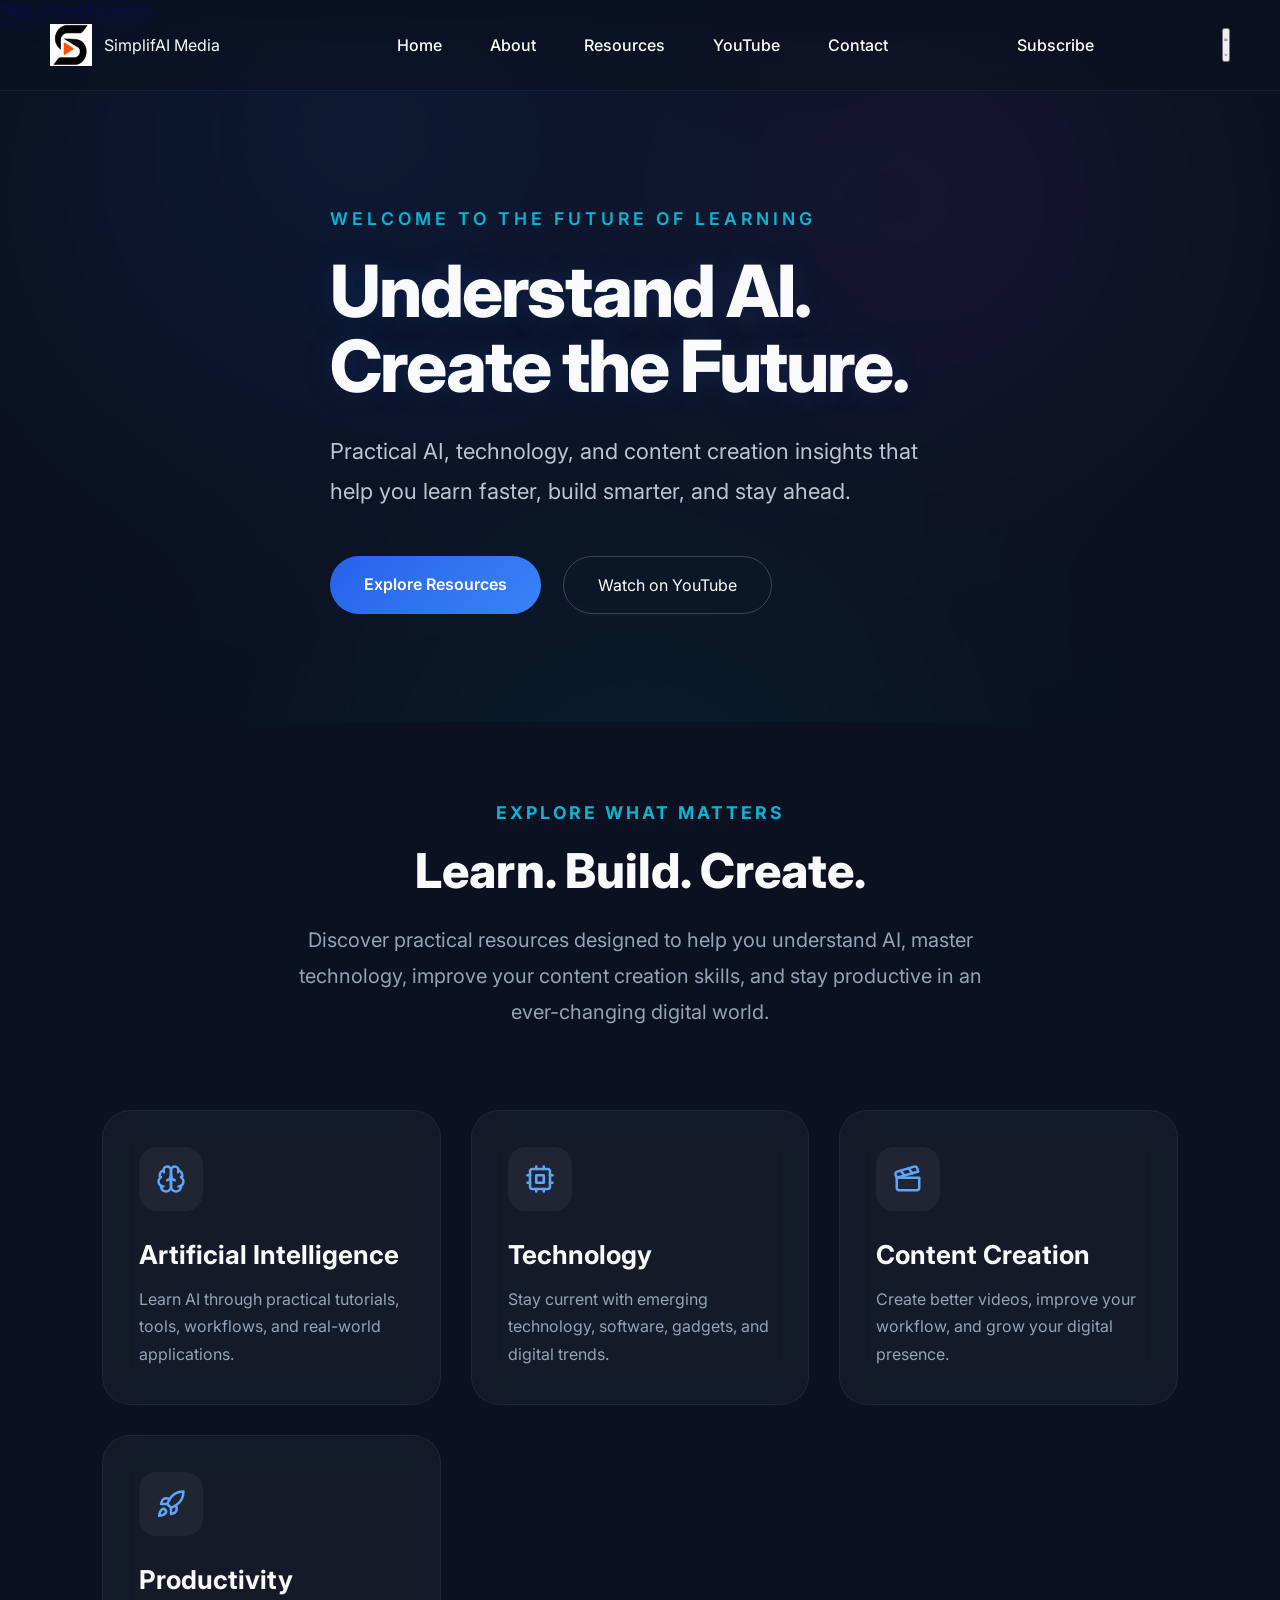
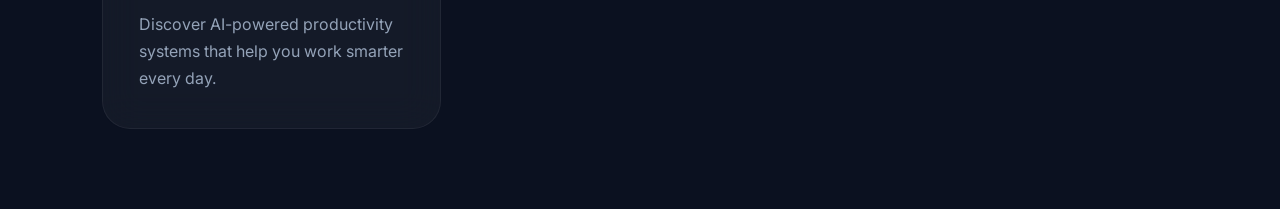
<file: index (2).html>
<!DOCTYPE html>
<html lang="en">
<head>
    <meta charset="UTF-8">
    <meta name="viewport" content="width=device-width, initial-scale=1.0">

    <title>SimplifAI Media | AI • Technology • Content Creation</title>

    <meta name="description" content="SimplifAI Media helps you understand Artificial Intelligence, technology, and modern content creation through practical tutorials, insights, and resources.">
    <meta name="theme-color" content="#0B1120">

    <!-- Open Graph / Social sharing -->
    <meta property="og:type" content="website">
    <meta property="og:site_name" content="SimplifAI Media">
    <meta property="og:title" content="SimplifAI Media | AI • Technology • Content Creation">
    <meta property="og:description" content="Practical AI, technology, and content creation insights that help you learn faster, build smarter, and stay ahead.">
    <meta property="og:image" content="images/logo.png">
    <meta name="twitter:card" content="summary_large_image">
    <meta name="twitter:title" content="SimplifAI Media | AI • Technology • Content Creation">
    <meta name="twitter:description" content="Practical AI, technology, and content creation insights that help you learn faster, build smarter, and stay ahead.">
    <meta name="twitter:image" content="images/logo.png">

    <!-- TODO: replace with your real domain once live -->
    <!-- <link rel="canonical" href="https://YOUR-DOMAIN-HERE/"> -->

    <link rel="icon" type="image/png" href="images/logo.png">

    <link rel="preconnect" href="https://fonts.googleapis.com">
    <link rel="preconnect" href="https://fonts.gstatic.com" crossorigin>
    <link href="https://fonts.googleapis.com/css2?family=Inter:wght@300;400;500;600;700;800&display=swap" rel="stylesheet">

    <link rel="stylesheet" href="style.css?v=3">

    <!-- Structured data for SEO -->
    <script type="application/ld+json">
    {
      "@context": "https://schema.org",
      "@type": "Organization",
      "name": "SimplifAI Media",
      "url": "https://YOUR-DOMAIN-HERE/",
      "logo": "images/logo.png",
      "description": "SimplifAI Media helps you understand Artificial Intelligence, technology, and modern content creation through practical tutorials, insights, and resources."
    }
    </script>
</head>

<body>

    <!-- Skip link for keyboard/screen-reader users -->
    <a class="skip-link" href="#main">Skip to main content</a>

    <header>
        <nav class="navbar" aria-label="Primary">

            <div class="logo">
                <img src="images/logo.png" alt="SimplifAI Media Logo" width="42" height="42">
                <span>SimplifAI Media</span>
            </div>

            <ul id="primary-navigation">
                <!-- Sliding glass pill, positioned by script.js on hover / active section -->
                <li class="nav-indicator" aria-hidden="true"></li>

                <li><a href="#home" aria-current="page">Home</a></li>
                <li><a href="#about">About</a></li>
                <li><a href="#topics">Resources</a></li>
                <li><a href="#">YouTube</a></li>
                <li><a href="#">Contact</a></li>
            </ul>

            <!-- Placeholder destination until a real subscribe/newsletter target exists -->
            <a href="#" class="nav-cta">Subscribe</a>

            <!-- Mobile menu toggle (wired up via style.css + script.js) -->
            <button class="nav-toggle" type="button" aria-label="Toggle navigation menu" aria-expanded="false" aria-controls="primary-navigation">
                <svg class="icon-menu" viewBox="0 0 24 24" fill="none" stroke="currentColor" stroke-width="2" stroke-linecap="round" aria-hidden="true" focusable="false">
                    <line x1="4" y1="7" x2="20" y2="7"></line>
                    <line x1="4" y1="12" x2="20" y2="12"></line>
                    <line x1="4" y1="17" x2="20" y2="17"></line>
                </svg>
                <svg class="icon-close" viewBox="0 0 24 24" fill="none" stroke="currentColor" stroke-width="2" stroke-linecap="round" aria-hidden="true" focusable="false">
                    <line x1="6" y1="6" x2="18" y2="18"></line>
                    <line x1="6" y1="18" x2="18" y2="6"></line>
                </svg>
            </button>

        </nav>
    </header>

    <!-- Dims page content behind the open mobile menu -->
    <div class="nav-backdrop" aria-hidden="true"></div>

    <main id="main">

        <section class="hero" id="home" aria-label="Introduction">

            <div class="hero-content">

                <p class="eyebrow">WELCOME TO THE FUTURE OF LEARNING</p>

                <h1>Understand AI.<br>Create the Future.</h1>

                <p class="subtitle">
                    Practical AI, technology, and content creation insights that help you learn faster, build smarter, and stay ahead.
                </p>

                <div class="buttons">
                    <a href="#topics" class="primary-btn">Explore Resources</a>
                    <a href="#" class="secondary-btn">Watch on YouTube</a>
                </div>

            </div>

            <div class="hero-bg" aria-hidden="true"></div>

        </section>

        <section class="topics" id="topics" aria-labelledby="topics-heading">

            <div class="section-header">
                <p class="section-label">EXPLORE WHAT MATTERS</p>
                <h2 id="topics-heading">Learn. Build. Create.</h2>
                <p class="section-description">
                    Discover practical resources designed to help you understand AI,
                    master technology, improve your content creation skills, and stay
                    productive in an ever-changing digital world.
                </p>
            </div>

            <div class="topics-grid">

                <div class="topic-card">
                    <div class="icon">
                        <svg viewBox="0 0 24 24" fill="none" stroke="currentColor" stroke-width="2" stroke-linecap="round" stroke-linejoin="round" aria-hidden="true" focusable="false">
                            <path d="M12 5a3 3 0 1 0-5.997.125 4 4 0 0 0-2.526 5.77 4 4 0 0 0 .556 6.588A4 4 0 1 0 12 18Z"></path>
                            <path d="M12 5a3 3 0 1 1 5.997.125 4 4 0 0 1 2.526 5.77 4 4 0 0 1-.556 6.588A4 4 0 1 1 12 18Z"></path>
                            <path d="M15 13a4.5 4.5 0 0 1-3-4 4.5 4.5 0 0 1-3 4"></path>
                            <path d="M17.599 6.5a3 3 0 0 0 .399-1.375"></path>
                            <path d="M6.003 5.125A3 3 0 0 0 6.401 6.5"></path>
                            <path d="M3.477 10.896a4 4 0 0 1 .585-.396"></path>
                            <path d="M19.938 10.5a4 4 0 0 1 .585.396"></path>
                            <path d="M6 18a4 4 0 0 1-1.967-.516"></path>
                            <path d="M19.967 17.484A4 4 0 0 1 18 18"></path>
                        </svg>
                    </div>
                    <h3>Artificial Intelligence</h3>
                    <p>Learn AI through practical tutorials, tools, workflows, and real-world applications.</p>
                </div>

                <div class="topic-card">
                    <div class="icon">
                        <svg viewBox="0 0 24 24" fill="none" stroke="currentColor" stroke-width="2" stroke-linecap="round" stroke-linejoin="round" aria-hidden="true" focusable="false">
                            <rect x="4" y="4" width="16" height="16" rx="2"></rect>
                            <rect x="9" y="9" width="6" height="6"></rect>
                            <path d="M15 2v2"></path>
                            <path d="M15 20v2"></path>
                            <path d="M2 15h2"></path>
                            <path d="M2 9h2"></path>
                            <path d="M20 15h2"></path>
                            <path d="M20 9h2"></path>
                            <path d="M9 2v2"></path>
                            <path d="M9 20v2"></path>
                        </svg>
                    </div>
                    <h3>Technology</h3>
                    <p>Stay current with emerging technology, software, gadgets, and digital trends.</p>
                </div>

                <div class="topic-card">
                    <div class="icon">
                        <svg viewBox="0 0 24 24" fill="none" stroke="currentColor" stroke-width="2" stroke-linecap="round" stroke-linejoin="round" aria-hidden="true" focusable="false">
                            <path d="M20.2 6 3 11l-.9-2.4c-.3-1.1.3-2.2 1.3-2.5l13.5-4c1.1-.3 2.2.3 2.5 1.3Z"></path>
                            <path d="m6.2 5.3 3.1 3.9"></path>
                            <path d="m12.4 3.4 3.1 4"></path>
                            <path d="M3 11h18v8a2 2 0 0 1-2 2H5a2 2 0 0 1-2-2Z"></path>
                        </svg>
                    </div>
                    <h3>Content Creation</h3>
                    <p>Create better videos, improve your workflow, and grow your digital presence.</p>
                </div>

                <div class="topic-card">
                    <div class="icon">
                        <svg viewBox="0 0 24 24" fill="none" stroke="currentColor" stroke-width="2" stroke-linecap="round" stroke-linejoin="round" aria-hidden="true" focusable="false">
                            <path d="M4.5 16.5c-1.5 1.26-2 5-2 5s3.74-.5 5-2c.71-.84.7-2.13-.09-2.91a2.18 2.18 0 0 0-2.91-.09z"></path>
                            <path d="m12 15-3-3a22 22 0 0 1 2-3.95A12.88 12.88 0 0 1 22 2c0 2.72-.78 7.5-6 11a22.35 22.35 0 0 1-4 2z"></path>
                            <path d="M9 12H4s.55-3.03 2-4c1.62-1.08 5 0 5 0"></path>
                            <path d="M12 15v5s3.03-.55 4-2c1.08-1.62 0-5 0-5"></path>
                        </svg>
                    </div>
                    <h3>Productivity</h3>
                    <p>Discover AI-powered productivity systems that help you work smarter every day.</p>
                </div>

            </div>

        </section>

    </main>

    <script src="script.js" defer></script>

</body>

</html>
</file>
<file: style.css>
/* ==========================
   SIMPLIFAI MEDIA
   Version 1.0
========================== */

*{
    margin:0;
    padding:0;
    box-sizing:border-box;
}

html{
    scroll-behavior:smooth;
}

body{

    font-family:'Inter',sans-serif;

    background:#0B1120;

    color:#F8FAFC;

    overflow-x:hidden;

}

/* ==========================
        Navigation
========================== */

header{

    position:fixed;

    width:100%;

    top:0;

    left:0;

    z-index:1000;

    backdrop-filter:blur(18px);

    background:rgba(11,17,32,.55);

    border-bottom:1px solid rgba(255,255,255,.06);

}
header.scrolled{

    background:rgba(11,17,32,.88);

    backdrop-filter:blur(28px);

    border-bottom:1px solid rgba(255,255,255,.08);

    transition:all .35s ease;

}

.navbar{

    max-width:1500px;

    margin:auto;

    display:flex;

    justify-content:space-between;

    align-items:center;

    padding:24px 50px;

}
.menu-toggle{

    display:none;

    background:none;

    border:none;

    color:#F8FAFC;

    font-size:28px;

    cursor:pointer;

    z-index:1100;

}
.logo{

    display:flex;

    align-items:center;

    gap:12px;

}

.logo img{

    width:42px;

    height:42px;

}

.logo-text{

    display:flex;

    flex-direction:column;

    justify-content:center;

}

.logo-title{

    display:block;

    font-size:1.25rem;

    font-weight:700;

    color:#F8FAFC;

    line-height:1.1;

}

.logo-tagline{

    display:block;

    margin-top:1px;

    font-size:.58rem;

    font-weight:600;

    letter-spacing:2.5px;

    color:#06B6D4;

    text-transform:uppercase;

    line-height:1;

}
.navbar ul{

    display:flex;

    gap:48px;

    list-style:none;

    align-items:center;

}

.navbar a{

    position:relative;

    color:white;

    text-decoration:none;

    font-weight:500;

    transition:color .3s ease;

}
.navbar a::after{

    content:"";

    position:absolute;

    left:0;

    bottom:-8px;

    width:0;

    height:2px;

    background:#06B6D4;

    transition:width .3s ease;

}

.navbar a:hover::after{

    width:100%;

}

.navbar a:hover{

    color:#06B6D4;

}


/* ==========================
          Hero
========================== */

.hero{

    min-height:78vh;

    display:flex;

    align-items:center;

    justify-content:center;

    position:relative;

    text-align:center;
   gap:80px;

   padding:110px 30px 30px;

    overflow:hidden;
   

}

.hero-content{

    position:relative;

    z-index:5;

    max-width:700px;

    margin:0;

    text-align:left;

}

.eyebrow{

    color:#06B6D4;

    letter-spacing:4px;

    font-size:1.1rem;

    margin-bottom:24px;

    font-weight:600;

}

h1{

    font-size:72px;

    line-height:1.05;

    font-weight:800;

    letter-spacing:-2px;

    margin-bottom:28px;
   text-shadow:0 0 30px rgba(37,99,235,.18);

}

.subtitle{

    color:#CBD5E1;

    font-size:22px;

    line-height:1.8;

    max-width:620px;

    margin:0;

    opacity:.92;

}
.buttons{

    margin-top:45px;

    display:flex;

    justify-content:flex-start;

    gap:22px;

    flex-wrap:wrap;

}

/* ==========================
        Buttons
========================== */

.primary-btn{

    background:linear-gradient(135deg,#2563EB,#3B82F6);

    color:white;

    padding:18px 34px;

    border-radius:999px;

    text-decoration:none;

    font-weight:600;

    transition:.35s;

}

.primary-btn:hover{

    transform:translateY(-4px);

    box-shadow:0 25px 60px rgba(37,99,235,.45);

}

.secondary-btn{

    border:1px solid rgba(255,255,255,.2);

    color:white;

    text-decoration:none;

    padding:18px 34px;

    border-radius:999px;

    transition:.35s;

}

.secondary-btn:hover{

    background:white;

    color:#0B1120;

}

/* ==========================
 Animated Background
========================== */

.hero-bg{

    position:absolute;

    width:1400px;

    height:1400px;

    border-radius:50%;

    background:
        radial-gradient(circle at 30% 30%, rgba(37,99,235,.45), transparent 35%),
        radial-gradient(circle at 70% 35%, rgba(139,92,246,.35), transparent 30%),
        radial-gradient(circle at 50% 80%, rgba(6,182,212,.35), transparent 35%);

    filter:blur(90px);

    opacity:.25;

    animation:heroFloat 18s ease-in-out infinite alternate;

}

@keyframes heroFloat{

    0%{

        transform:
            translate(-60px,-40px)
            scale(1);

    }

    100%{

        transform:
            translate(60px,40px)
            scale(1.08);

    }

}

/* ==========================
 Responsive
========================== */

@media(max-width:900px){

h1{

    font-size:52px;

}

.subtitle{

    font-size:18px;

}

.navbar{

    padding:18px 22px;

}

.menu-toggle{

    display:block;

}

.navbar ul{

    display:none;

    position:absolute;

    top:100%;

    left:0;

    width:100%;

    background:#0B1120;

    flex-direction:column;

    gap:0;

    padding:20px 0;

    border-top:1px solid rgba(255,255,255,.08);

}

.navbar ul.active{

    display:flex;

}

.navbar ul li{

    width:100%;

    text-align:center;

}

.navbar ul li a{

    display:block;

    padding:18px;

}

}
@media(max-width:600px){

h1{

font-size:42px;

}

.buttons{

flex-direction:column;

}

.primary-btn,.secondary-btn{

width:100%;

text-align:center;

}

}
/* =====================================
   Explore What Matters
===================================== */

.topics{

    padding:80px 8%;

}
.section-header{

    max-width:760px;

    margin:0 auto 80px;

    text-align:center;

}

.section-label{

    color:#06B6D4;

    font-size:1.1rem;

    font-weight:700;

    letter-spacing:3px;

    margin-bottom:20px;

}

.section-header h2{

    font-size:48px;

    font-weight:800;

    margin-bottom:24px;

    line-height:1.15;

}

.section-description{

    max-width:720px;

    margin:0 auto;

    color:#94A3B8;

    font-size:20px;

    line-height:1.8;

}

.topics-grid{

    max-width:1400px;

    margin:auto;

    display:grid;

    grid-template-columns:repeat(3,1fr);

    gap:30px;

}

.topic-card{

    background:rgba(255,255,255,.04);

    border:1px solid rgba(255,255,255,.06);

    border-radius:28px;

    padding:36px;

    transition:.4s ease;

    backdrop-filter:blur(18px);

}

.topic-card:hover{

    transform:translateY(-8px) scale(1.015);

    border-color:#3B82F6;

    box-shadow:0 30px 80px rgba(59,130,246,.25);

}
.topic-card:hover .icon{

    background:#2563EB;

}

.topic-card:hover .icon svg{

    stroke:white;

}
.icon{

    width:64px;
    height:64px;

    display:flex;
    align-items:center;
    justify-content:center;

    border-radius:18px;

    background:rgba(255,255,255,.05);

    margin-bottom:28px;

    transition:.35s ease;

}
.icon svg{

    width:30px;

    height:30px;

    stroke:#60A5FA;

    stroke-width:2;

}
.topic-card h3{

    font-size:26px;

    margin-bottom:16px;

}

.topic-card p{

    color:#94A3B8;

    line-height:1.7;

    font-size:16px;

}

/* Mobile */

@media(max-width:900px){

.topics-grid{

grid-template-columns:1fr;

}

.section-header h2{

font-size:42px;

}

}

section{

    scroll-margin-top:100px;

}
/* =====================================
   RESOURCES
===================================== */

.resources{

    padding:90px 8%;

}

.resources-grid{

    max-width:1400px;

    margin:80px auto 0;

    display:grid;

    grid-template-columns:repeat(3,1fr);

    gap:30px;

}

.resource-card{

    background:rgba(255,255,255,.03);

    border:1px solid rgba(255,255,255,.06);

    border-radius:24px;

    padding:40px;

    transition:.35s ease;

}

.resource-card:hover{

    transform:translateY(-8px);

    border-color:#2563EB;

    box-shadow:0 25px 70px rgba(37,99,235,.18);

}

.resource-tag{

    display:inline-block;

    margin-bottom:20px;

    padding:8px 14px;

    border-radius:999px;

    background:rgba(37,99,235,.15);

    color:#60A5FA;

    font-size:13px;

    font-weight:700;

    letter-spacing:1px;

}

.resource-card h3{

    font-size:28px;

    margin-bottom:18px;

}

.resource-card p{

    color:#94A3B8;

    line-height:1.8;

    margin-bottom:24px;

}

.resource-card a{

    color:#60A5FA;

    text-decoration:none;

    font-weight:600;

}

@media(max-width:900px){

.resources-grid{

grid-template-columns:1fr;

}

}
/* =====================================
   CONTACT
===================================== */

.contact{

    padding:90px 8%;

}

.contact-grid{

    max-width:1300px;

    margin:80px auto 0;

    display:grid;

    grid-template-columns:repeat(3,1fr);

    gap:30px;

}

.contact-card{

    background:rgba(255,255,255,.03);

    border:1px solid rgba(255,255,255,.08);

    border-radius:24px;

    padding:42px;

    text-decoration:none;

    color:white;

    transition:.35s ease;

}

.contact-card:hover{

    transform:translateY(-10px);

    border-color:#2563EB;

    box-shadow:0 20px 60px rgba(37,99,235,.20);

}

.contact-icon{

    width:70px;

    height:70px;

    border-radius:20px;

    background:#2563EB;

    display:flex;

    align-items:center;

    justify-content:center;

    margin-bottom:28px;

}

.contact-icon svg,
.contact-icon i{

    font-size:34px;

}

/* Replace the deleted YouTube/Instagram color rules with this */

.contact-icon i{

    color:#FFFFFF;

}

.contact-icon svg{

    width:34px;

    height:34px;

    stroke:#FFFFFF;

}


/* Official brand colors */



.contact-card h3{

    font-size:30px;

    margin-bottom:18px;

}

.contact-card p{

    color:#94A3B8;

    line-height:1.8;

    font-size:17px;

}

@media(max-width:900px){

.contact-grid{

grid-template-columns:1fr;

}

}
/* =====================================
   HERO ILLUSTRATION
   (code-generated: globe + orbiting icons + particles)
===================================== */

.hero-image{

    flex:1;

    display:flex;

    justify-content:flex-end;

    align-items:center;

    z-index:5;

    margin-top:20px;

}

.hero-illustration{

    position:relative;

    width:640px;

    max-width:100%;

    aspect-ratio:1/1;

    display:flex;

    align-items:center;

    justify-content:center;

    will-change:transform;

}

/* ---------- Particles ---------- */

.hero-particles{

    position:absolute;

    inset:-10%;

    z-index:1;

    pointer-events:none;

}

.hero-particle{

    position:absolute;

    border-radius:50%;

    background:#7DD3FC;

    box-shadow:0 0 6px 1px rgba(125,211,252,.8);

    opacity:0;

    animation:particleDrift linear infinite;
}

@keyframes particleDrift{

    0%{

        transform:translate(0,0);

        opacity:0;

    }

    10%{

        opacity:.8;

    }

    90%{

        opacity:.6;

    }

    100%{

        transform:translate(var(--dx),var(--dy));

        opacity:0;

    }

}

/* ---------- Globe ---------- */

.globe-wrap{

    position:relative;

    width:clamp(260px,32vw,380px);

    height:clamp(260px,32vw,380px);

    perspective:1200px;

    z-index:3;

    will-change:transform;

}

.globe-float{

    position:absolute;

    inset:0;

    transform-style:preserve-3d;

    animation:globeFloat 9s ease-in-out infinite;

}

@keyframes globeFloat{

    0%,100%{

        transform:translateY(0);

    }

    50%{

        transform:translateY(-16px);

    }

}

.globe-3d{

    position:absolute;

    inset:0;

    border-radius:50%;

    transform-style:preserve-3d;

    animation:globeSpin 34s linear infinite;

}

@keyframes globeSpin{

    from{

        transform:rotateY(0deg) rotateX(8deg);

    }

    to{

        transform:rotateY(360deg) rotateX(8deg);

    }

}

.globe-core{

    position:absolute;

    inset:0;

    border-radius:50%;

    background:

        radial-gradient(circle at 32% 28%, rgba(147,197,253,.55), transparent 45%),

        radial-gradient(circle at 70% 75%, rgba(139,92,246,.30), transparent 55%),

        radial-gradient(circle at 50% 50%, rgba(37,99,235,.22), rgba(11,17,32,.05) 70%);

    border:1px solid rgba(125,211,252,.25);

    box-shadow:

        inset 0 0 40px rgba(59,130,246,.35),

        inset 0 0 90px rgba(139,92,246,.15);

    backdrop-filter:blur(1px);

}

.lat-ring,
.long-ring{

    position:absolute;

    inset:0;

    border-radius:50%;

    border:1px solid rgba(96,165,250,.35);

    transform-style:preserve-3d;

}

.lat-ring.r1{ transform:rotateX(75deg); }
.lat-ring.r2{ transform:rotateX(50deg) scale(.98); border-color:rgba(96,165,250,.28); }
.lat-ring.r3{ transform:rotateX(25deg) scale(.94); border-color:rgba(96,165,250,.22); }

.long-ring.r1{ transform:rotateY(0deg); }
.long-ring.r2{ transform:rotateY(45deg); border-color:rgba(125,211,252,.3); }
.long-ring.r3{ transform:rotateY(90deg); border-color:rgba(147,197,253,.35); }
.long-ring.r4{ transform:rotateY(135deg); border-color:rgba(125,211,252,.3); }

.node{

    position:absolute;

    width:7px;

    height:7px;

    border-radius:50%;

    background:#7DD3FC;

    box-shadow:0 0 10px 3px rgba(125,211,252,.85);

    transform-style:preserve-3d;

    animation:nodePulse 3.4s ease-in-out infinite;

}

.node.n1{ top:22%; left:52%; transform:translateZ(70px); animation-delay:.2s; }
.node.n2{ top:60%; left:28%; transform:translateZ(50px) rotateY(60deg); animation-delay:.9s; }
.node.n3{ top:40%; left:72%; transform:translateZ(60px) rotateY(-40deg); animation-delay:1.6s; background:#C4B5FD; box-shadow:0 0 10px 3px rgba(196,181,253,.85); }
.node.n4{ top:75%; left:58%; transform:translateZ(45px) rotateX(-30deg); animation-delay:.5s; }
.node.n5{ top:14%; left:30%; transform:translateZ(55px) rotateX(20deg); animation-delay:1.2s; background:#C4B5FD; box-shadow:0 0 10px 3px rgba(196,181,253,.85); }

@keyframes nodePulse{

    0%,100%{

        opacity:.55;

        transform:scale(1) translateZ(var(--z,55px));

    }

    50%{

        opacity:1;

        transform:scale(1.4) translateZ(var(--z,55px));

    }

}

.globe-glow{

    position:absolute;

    inset:-25%;

    z-index:-1;

    border-radius:50%;

    background:radial-gradient(circle, rgba(37,99,235,.35), rgba(139,92,246,.18) 45%, transparent 72%);

    filter:blur(38px);

    animation:glowBreathe 6s ease-in-out infinite;

}

@keyframes glowBreathe{

    0%,100%{ opacity:.7; transform:scale(1); }

    50%{ opacity:1; transform:scale(1.08); }

}

/* ---------- Floating holographic icons ---------- */

.hero-icons{

    position:absolute;

    inset:0;

    z-index:4;

    pointer-events:none;

}

.orbit-icon{

    position:absolute;

    display:flex;

    align-items:center;

    justify-content:center;

}

.orbit-icon i{

    width:26px;

    height:26px;

    stroke:#BFDBFE;

    stroke-width:1.6;

    filter:drop-shadow(0 0 8px rgba(96,165,250,.85)) drop-shadow(0 0 18px rgba(139,92,246,.35));

    opacity:.92;

}

.icon-glow{

    position:absolute;

    width:46px;

    height:14px;

    left:50%;

    top:68%;

    transform:translate(-50%,-50%);

    background:radial-gradient(ellipse, rgba(96,165,250,.45), transparent 70%);

    filter:blur(6px);

    z-index:-1;

}

.icon-1{ top:6%;  left:48%; animation:orbitFloat1 13s ease-in-out infinite; }
.icon-2{ top:24%; left:88%; animation:orbitFloat2 16s ease-in-out infinite; }
.icon-3{ top:70%; left:90%; animation:orbitFloat3 15s ease-in-out infinite; }
.icon-4{ top:90%; left:46%; animation:orbitFloat4 18s ease-in-out infinite; }
.icon-5{ top:72%; left:4%;  animation:orbitFloat5 14.5s ease-in-out infinite; }
.icon-6{ top:22%; left:2%;  animation:orbitFloat6 17s ease-in-out infinite; }

@keyframes orbitFloat1{

    0%,100%{ transform:translate(0,0) rotate(0deg) scale(1); }

    25%{ transform:translate(14px,-10px) rotate(4deg) scale(1.06); }

    50%{ transform:translate(0,-18px) rotate(0deg) scale(1); }

    75%{ transform:translate(-14px,-8px) rotate(-4deg) scale(.96); }

}

@keyframes orbitFloat2{

    0%,100%{ transform:translate(0,0) rotate(0deg) scale(1); }

    30%{ transform:translate(-16px,12px) rotate(-5deg) scale(.95); }

    60%{ transform:translate(-6px,22px) rotate(3deg) scale(1.05); }

    85%{ transform:translate(10px,6px) rotate(2deg) scale(1); }

}

@keyframes orbitFloat3{

    0%,100%{ transform:translate(0,0) rotate(0deg) scale(1); }

    20%{ transform:translate(-14px,-14px) rotate(3deg) scale(1.05); }

    55%{ transform:translate(-20px,4px) rotate(-4deg) scale(.94); }

    80%{ transform:translate(-4px,14px) rotate(2deg) scale(1); }

}

@keyframes orbitFloat4{

    0%,100%{ transform:translate(0,0) rotate(0deg) scale(1); }

    35%{ transform:translate(16px,-14px) rotate(5deg) scale(1.06); }

    65%{ transform:translate(6px,-24px) rotate(-2deg) scale(.96); }

    88%{ transform:translate(-10px,-8px) rotate(-3deg) scale(1); }

}

@keyframes orbitFloat5{

    0%,100%{ transform:translate(0,0) rotate(0deg) scale(1); }

    28%{ transform:translate(14px,10px) rotate(-4deg) scale(.95); }

    58%{ transform:translate(20px,-6px) rotate(3deg) scale(1.05); }

    82%{ transform:translate(6px,-16px) rotate(2deg) scale(1); }

}

@keyframes orbitFloat6{

    0%,100%{ transform:translate(0,0) rotate(0deg) scale(1); }

    22%{ transform:translate(16px,14px) rotate(4deg) scale(1.04); }

    52%{ transform:translate(22px,-2px) rotate(-3deg) scale(.95); }

    78%{ transform:translate(8px,-14px) rotate(-2deg) scale(1); }

}

/* ---------- Responsive ---------- */

@media(max-width:900px){

    .hero-illustration{

        width:420px;

    }

    .globe-wrap{

        width:clamp(200px,50vw,260px);

        height:clamp(200px,50vw,260px);

    }

    .orbit-icon i{

        width:20px;

        height:20px;

    }

}

@media(max-width:600px){

    .hero{

        flex-direction:column;

        gap:60px;

    }

    .hero-image{

        justify-content:center;

        margin-top:0;

    }

    .hero-illustration{

        width:320px;

    }

}

/* ---------- Reduced motion ---------- */

@media(prefers-reduced-motion:reduce){

    .globe-wrap,
    .globe-3d,
    .globe-glow,
    .node,
    .orbit-icon,
    .hero-particle{

        animation:none !important;

    }

}
/* =====================================
   FOOTER
===================================== */

.footer{

    background:#0B1120;

    border-top:1px solid rgba(255,255,255,.08);

    padding:60px 8% 30px;

}

.footer-container{

    max-width:1300px;

    margin:auto;

    display:grid;

    grid-template-columns:1.7fr 1fr 1fr;

    gap:60px;

}

.footer-brand img{

    width:70px;

    margin-bottom:14px;

}

.footer-brand h3{
    margin-bottom:12px;
}

.footer-brand > p:first-of-type{
    margin-bottom:0;
}

.footer-brand > p:first-of-type{

    color:#06B6D4;

    font-size:20px;

    font-weight:700;

    margin-bottom:14px;

}



.footer-links h4{

    color:white;

    margin-bottom:24px;

    font-size:18px;

}

.footer-links{

    display:flex;

    flex-direction:column;

}

.footer-links a{

    color:#94A3B8;

    text-decoration:none;

    margin-bottom:14px;

    transition:.3s;

}

.footer-links a:hover{

    color:#06B6D4;

    transform:translateX(4px);

}

.footer-bottom{

    max-width:1300px;

    margin:70px auto 0;

    padding-top:30px;

    border-top:1px solid rgba(255,255,255,.08);

    display:flex;

    justify-content:space-between;

    align-items:center;

    color:#64748B;

    font-size:15px;

}
</file>
